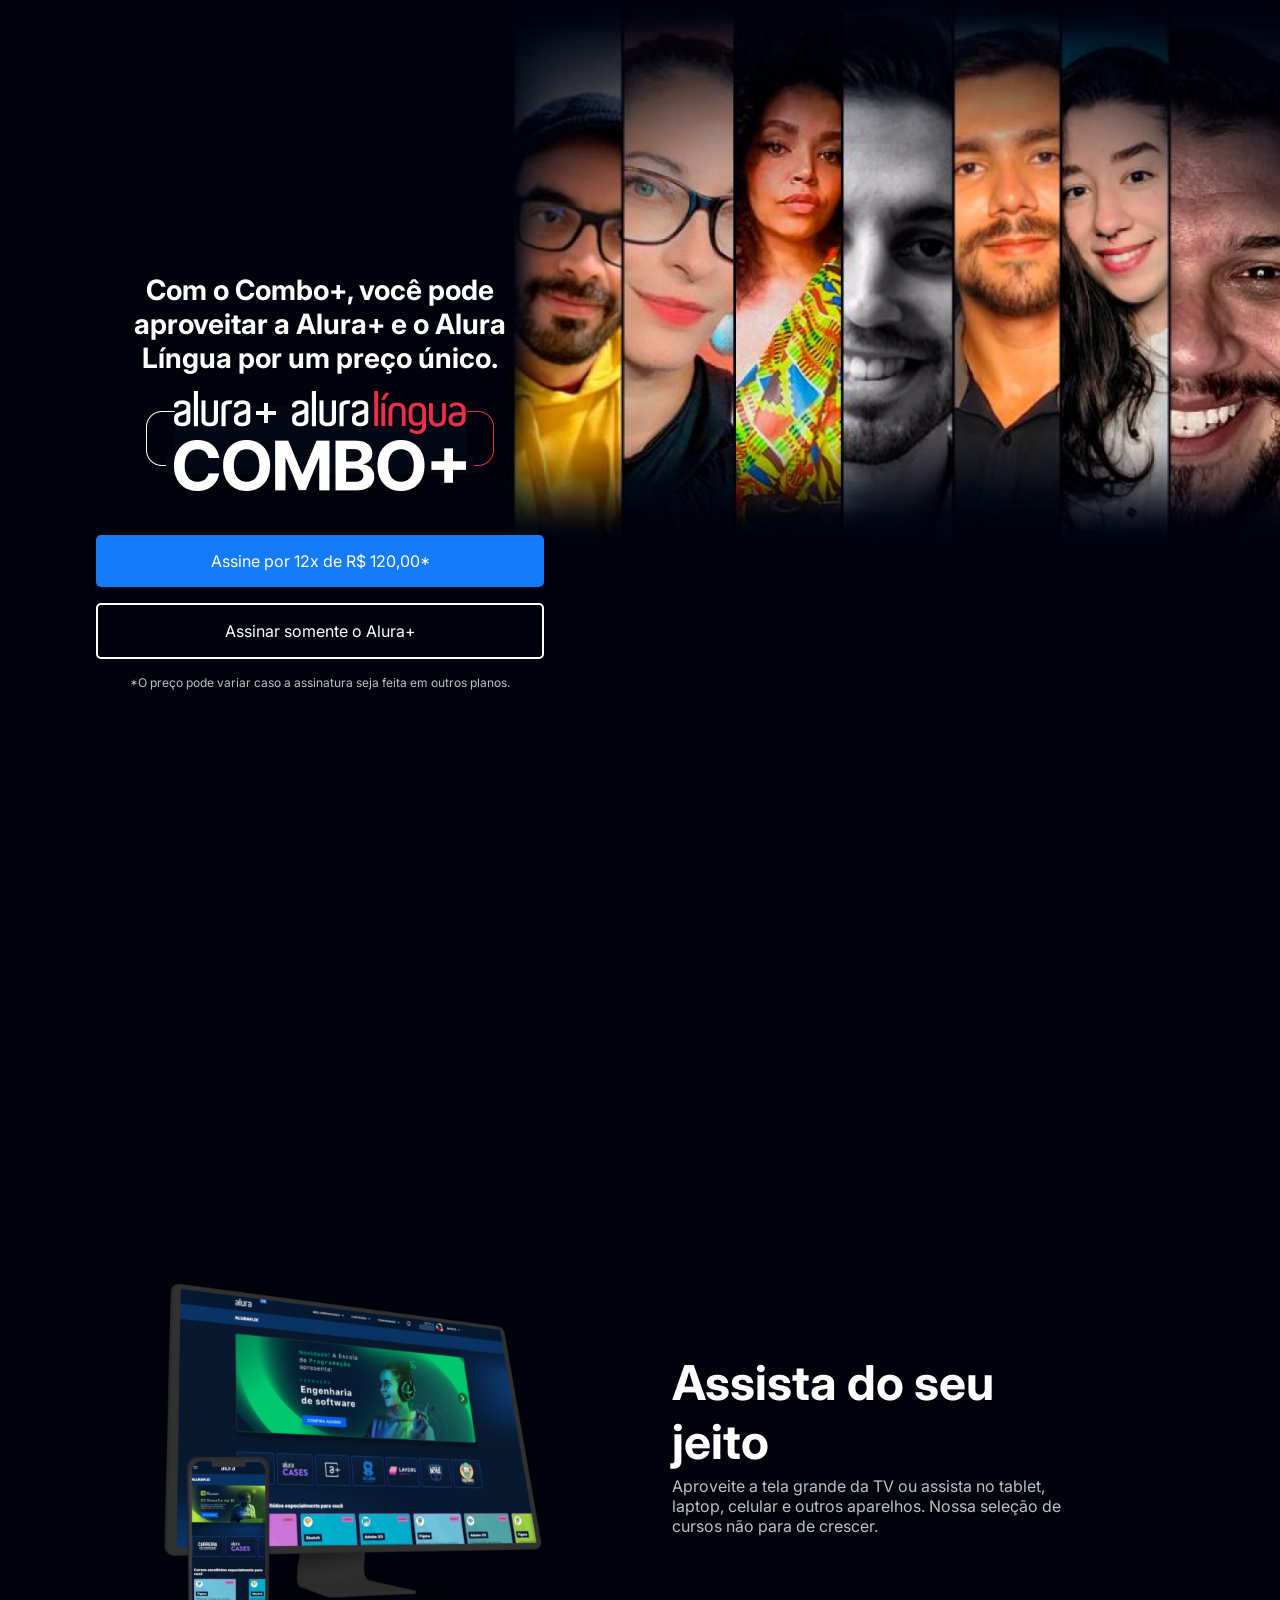
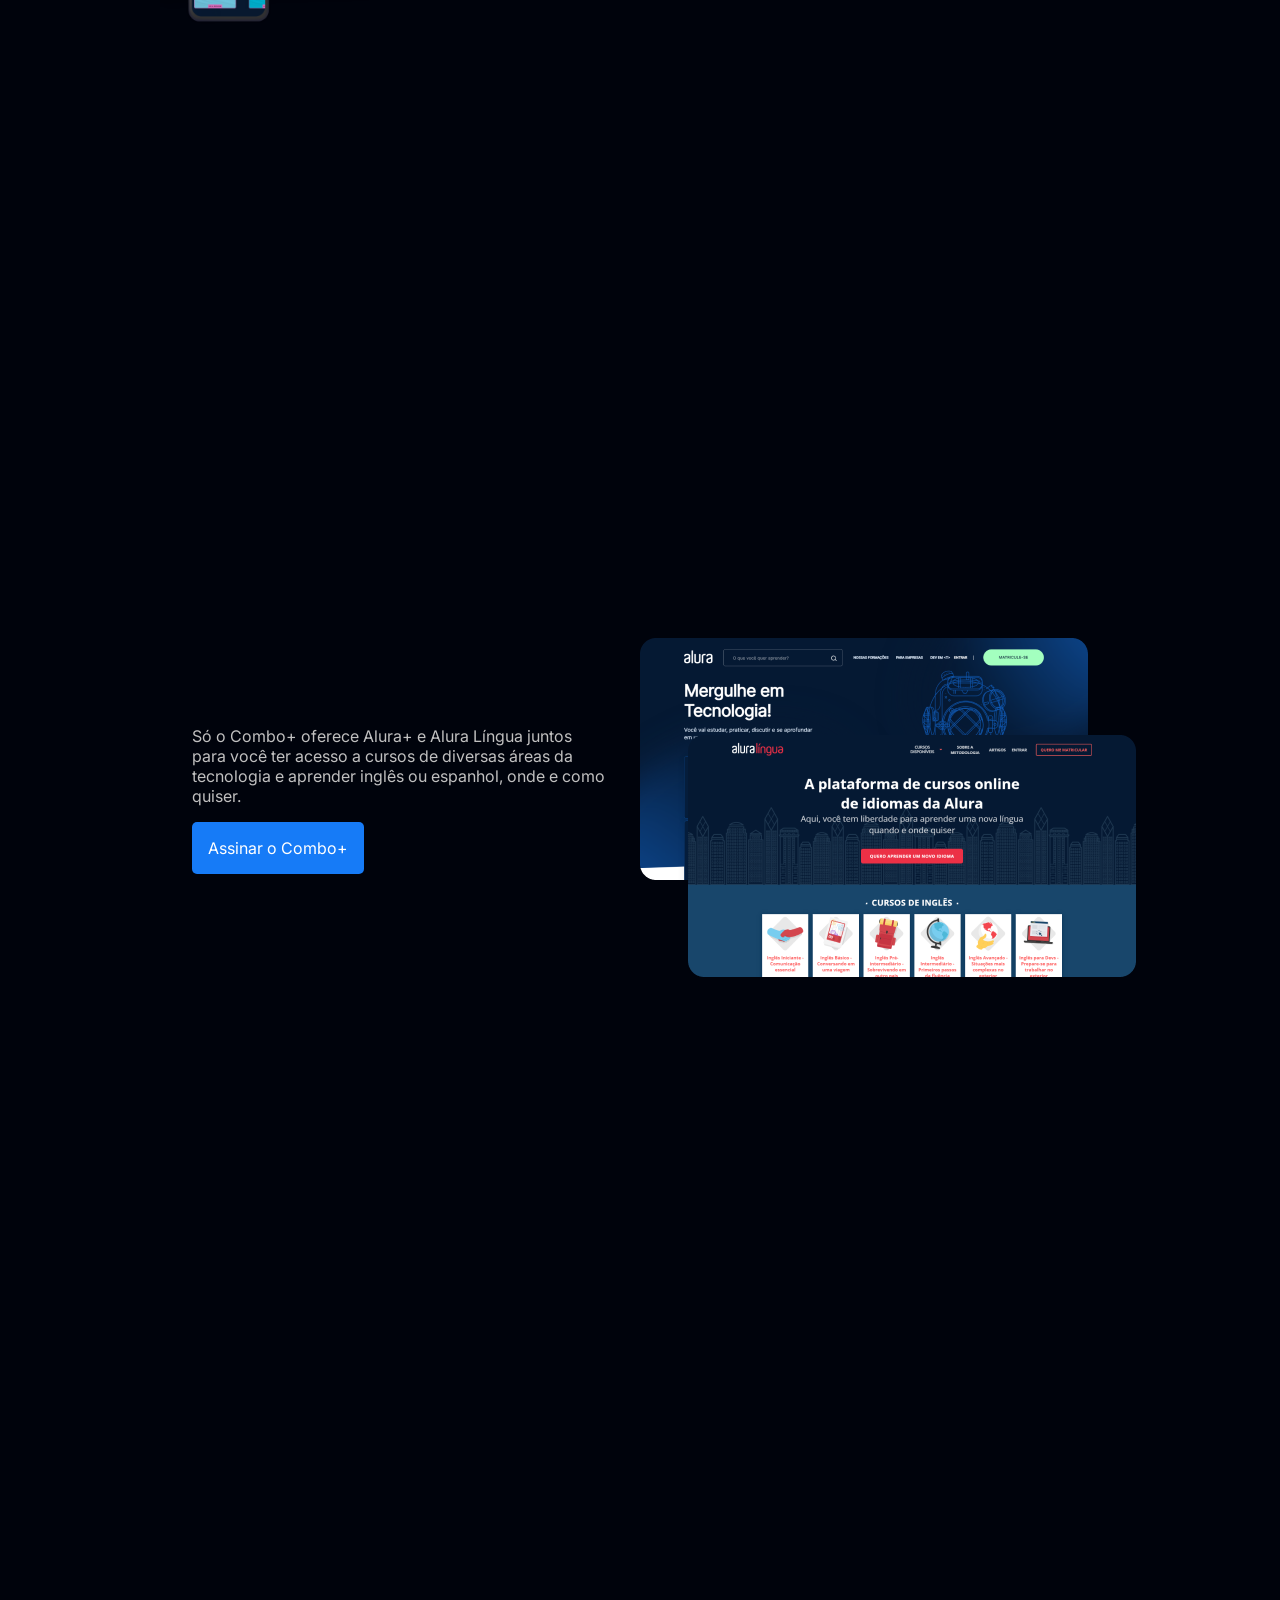
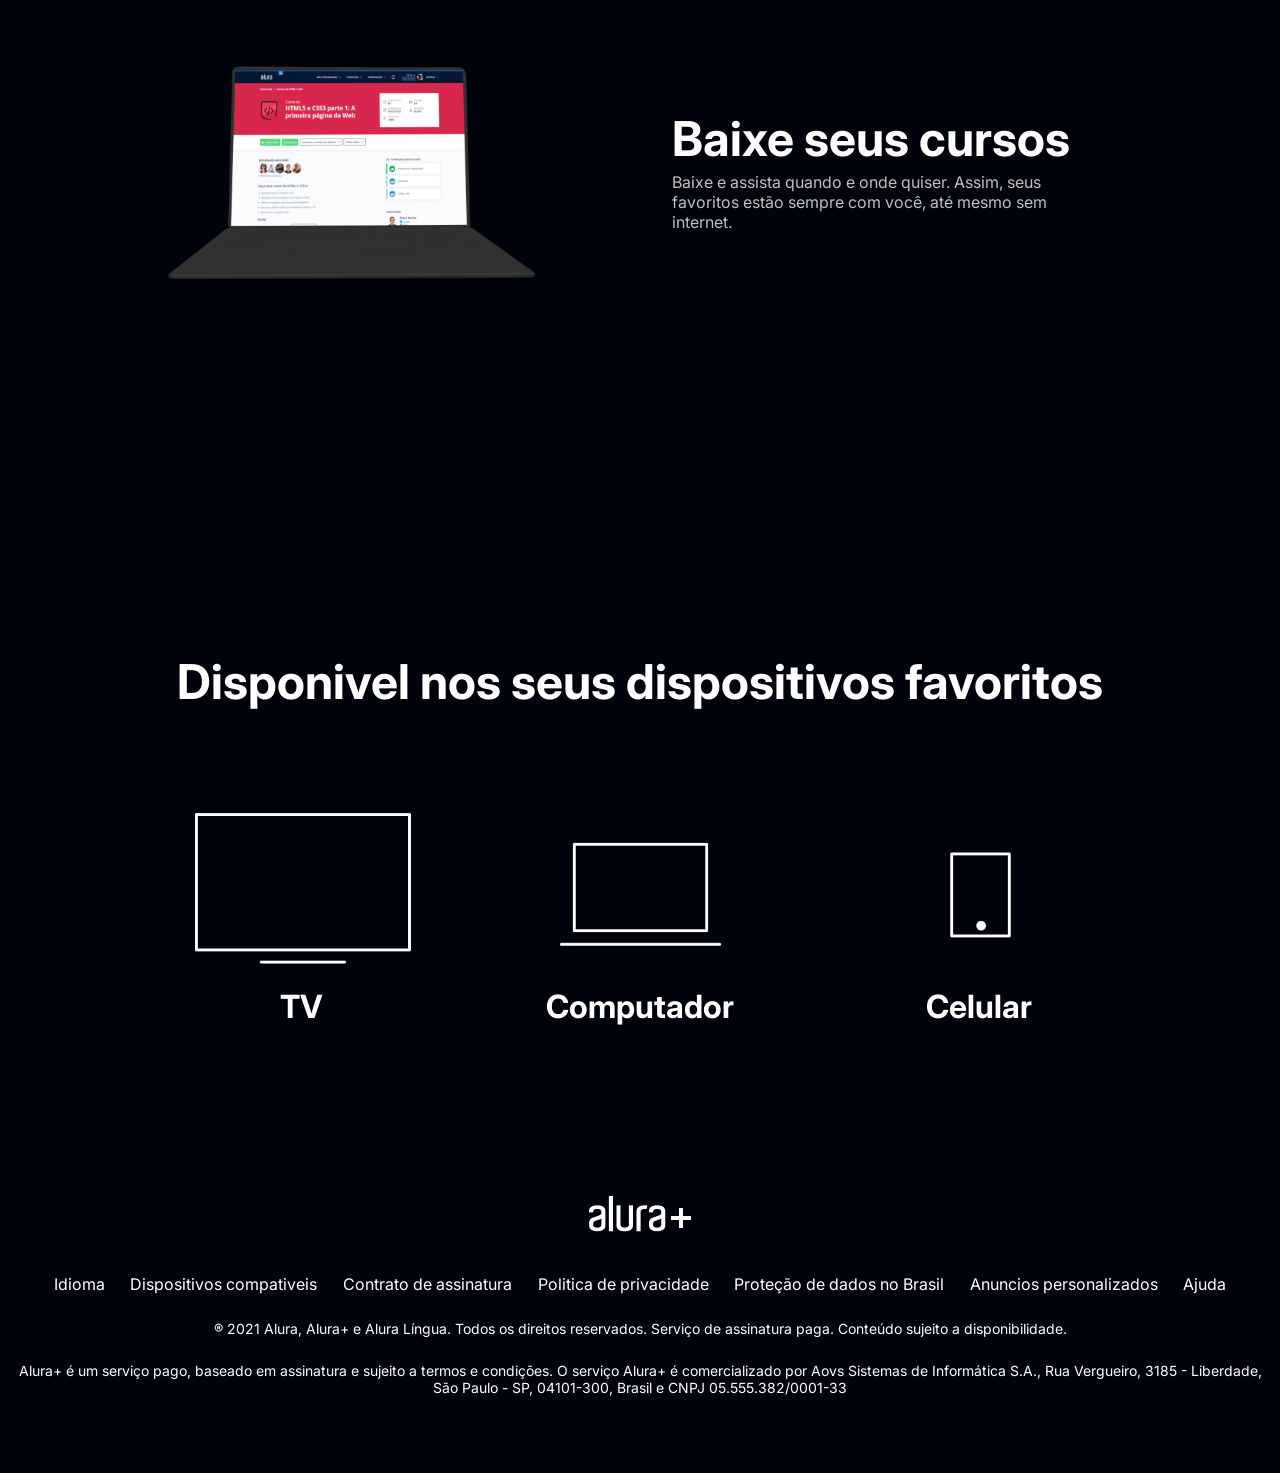
<file: Alura_Plus/Index.html>
<!DOCTYPE html>
<html lang="pt-br">
<head>
    <title>Alura Plus</title>
    <meta charset="UTF-8">
    <meta name="viewport" content="width=device-width, initial-scale=1.0">
    <link rel="stylesheet" href="Styles.css">
    <link rel="preconnect" href="https://fonts.googleapis.com">
    <link rel="preconnect" href="https://fonts.gstatic.com" crossorigin>
    <link href="https://fonts.googleapis.com/css2?family=Inter:ital,opsz,wght@0,14..32,100..900;1,14..32,100..900&display=swap" rel="stylesheet">
    
</head>
<body>
    <section class="container principal">
        <div class="container__caixa">
            <h1 class="container__titulo">Com o Combo+, você pode aproveitar a Alura+ e o Alura Língua por um preço único.</h1>
            <img src="img/Combo.png" alt="O combo mais e a junção do alura+ e o alura linga" class="container__imagem">
            <a href="www.alura.com.br" class="container__botao">Assine por 12x de R$ 120,00*</a>
            <a href="www.alura.com.br" class="container__botao botao_secundario">Assinar somente o Alura+</a>
            <p class="container__aviso">*O preço pode variar caso a assinatura seja feita em outros planos.</p>
        </div>
    </section>

    <section class="container secundario">
        <img src="img/plataformas.png" alt="Um celular com o alura plus aberto" class="secundario__imagem">
        <div class="container__descricao">
            <h2 class="descricao__titulo">Assista do seu jeito</h2>
            <p class="descricao__texto">Aproveite a tela grande da TV ou assista no tablet, laptop, celular e outros aparelhos. Nossa seleção de cursos não para de crescer.</p>
        </div>
    </section>

    <section class="container secundario">
        <div class="container__descricao">
            <p class="descricao__texto">Só o Combo+ oferece Alura+ e Alura Língua juntos para você ter acesso a cursos de diversas áreas da tecnologia e aprender inglês ou espanhol, onde e como quiser.</p>
            <a href="https://www.alura.com.br/" class="container__botao secundario__botao">Assinar o Combo+</a>
        </div>
        <img src="img/Telas.png" alt="Tela da alura plus e do alura linguas" class="secundario_imagem">
    </section>

    <section class="container secundario">
        <img src="img/Notebook.png" alt="Notebook com a pagina da alura aberta no curso HTML5 e CSS3 parte 1" class="secundario__imagem">
        <div class="container__descricao">
            <h2 class="descricao__titulo">Baixe seus cursos</h2>
            <p class="descricao__texto">Baixe e assista quando e onde quiser. Assim, seus favoritos estão sempre com você, até mesmo sem internet.</p>
        </div>
    </section>

    <section>
        <h2 class="dispositivos__titulo">Disponivel nos seus dispositivos favoritos</h2>
        <ul class="dispositivos__lista">
            <li>
                <img src="img/tv.png" alt="icone de televisao">
                <h4 class="lista__item">TV</h4>
            </li>
            <li>
                <img src="img/computador.png" alt="icone de computador">
                <h4 class="lista__item">Computador</h4>
            </li>
            <li>
                <img src="img/celular.png" alt="icone de celular">
                <h4 class="lista__item">Celular</h4>
            </li>
        </ul>
    </section>

    <footer class="rodape">
        <img src="img/Logoaluramais.png" alt="Alura+" class="rodape__logo">
        <ul class="rodape__lista">
            <li class="lista__link">
                <a href="#">Idioma</a>
            </li>
            <li class="lista__link">
                <a href="#">Dispositivos compativeis</a>
            </li>
            <li class="lista__link">
                <a href="#">Contrato de assinatura</a>
            </li>
            <li class="lista__link">
                <a href="#">Politica de privacidade</a>
            </li>
            <li class="lista__link">
                <a href="#">Proteção de dados no Brasil</a>
            </li>
            <li class="lista__link">
                <a href="#">Anuncios personalizados</a>
            </li>
            <li class="lista__link">
                <a href="#">Ajuda</a>
            </li>
        </ul>
        <p class="rodape__texto">® 2021 Alura, Alura+ e Alura Língua. Todos os direitos reservados. Serviço de assinatura paga. Conteúdo sujeito a disponibilidade.</p>
        <p class="rodape__texto">Alura+ é um serviço pago, baseado em assinatura e sujeito a termos e condições. O serviço Alura+ é comercializado por Aovs Sistemas de Informática S.A., Rua Vergueiro, 3185 - Liberdade, São Paulo - SP, 04101-300, Brasil e CNPJ 05.555.382/0001-33</p>
    </footer>

</body>

</html>
</file>
<file: Alura_Plus/Styles.css>
* {
    margin: 0;
    padding: 0;
}

:root {
    --branco-principal: #FFFFFF;
    --cinza-secundaria: #C0C0C0;
    --botao-azul: #167BF7;
    --cor-de-fundo: #00030C;
    --cor-de-botao-selecionado: #0459c1;
    --fonte-principal: 'inter';

}

body {
    background-color: var(--cor-de-fundo);
    color: var(--branco-principal);
    font-family: var(--fonte-principal);
    font-size: 16px;
    font-weight: 400;
}

.container {
    height: 107vh;
    display: grid;
    grid-template-columns: 50% 50%;
}

.principal {
    background-image: url(img/Background.png);
    background-repeat: no-repeat;
    background-size: contain;
    align-items: center;
    text-align: center;
}

.container__caixa {
    margin: 0 6em;
}

.container__titulo {
    font-size: 28px; /* Serve para mudar o tamanho da fonte */
    font-weight: 700; /* Serve para mudar o peso da fonte "a espessura" */
}

.container__imagem {
    margin: 1em 0 2em 0;
}

.container__botao {
    background-color: var(--botao-azul);
    border-radius: 5px;
    padding: 1em;
    color: var(--branco-principal);
    display: block;
    text-decoration: none; /* serve para tirar o sublinhado dos links */
    margin-bottom: 1em;
}

.container__botao:hover {
    background-color: var(--cor-de-botao-selecionado);
}

.botao_secundario {
    background-color: transparent;
    border: 2px solid var(--branco-principal);
    text-decoration: none; /* serve para tirar o sublinhado dos links */

}

.container__aviso {
    font-size: 12px;
    color: var(--cinza-secundaria);
}

.secundario__imagem {
    width: 80%;
}

.secundario {
    align-items: center;
    margin: 0 10em;
}

.descricao__titulo {
    font-weight: 700;
    font-size: 48px;
    color: var(--branco-principal);
    margin-bottom: 0.1em;
}

.descricao__texto {
    color: var(--cinza-secundaria);
}

.secundario__botao {
    display: inline-block;
    margin-top: 1em;
}

.secundario__botao:hover {
    background-color: var(--cor-de-botao-selecionado);
}

.container__descricao {
    padding: 2em;
}

.dispositivos__titulo {
    text-align: center;
    font-size: 48px;
    color: var(--branco-principal);
}

.dispositivos__lista {
    display: flex;
    justify-content: center;
    list-style-type: none; /*Serve para tirar os pontinhos dos icones da lista q aparecem na pagina web*/
    margin: 5em 0;
}

.lista__item {
    display: flex;
    align-items: center;
    justify-content: center;
    font-size: 32px;
    color: var(--branco-principal);
}

.rodape {
    text-align: center;
    padding: 5% 0%;
}

.rodape__logo {
    align-items: center;
    padding: 2%;
}

.rodape__lista {
    list-style-type: none;
    display: flex;
    color: var(--branco-principal);
    font-family: var(--fonte-principal);
    font-size: 16px;
    font-weight: 400;
    align-items: center;
    justify-content: center;
   
}

a {
    text-decoration: none;/* Para tirar o sublinhado de uma ancora ou link e preciso utilizar o seletor do html no caso a sigla da 'a' e depois abrir as chavez e digitar o comando 'text-decoration: none' */
    color: var(--branco-principal);
}

.lista__link {
    font-family: var(--fonte-principal);
    margin: 1%;
    font-size: 16px;   
}

.lista__link a:hover { /* Dessa forma selecionamos a ancora"a" e atribuimos a ela com o "hover" para q ao passar o mause em cima dos links ele mude cor */ 
    color: var(--botao-azul);
}

.lista__link a:active { /* Desta forma ao precionar as ancorar no caso os links e nao soltar o botao do mouse a cor de azul por selecionar mudara para o purple */ 
    color: purple;
}

.rodape__texto {
    font-size: 14px;
    padding: 1%;
    
}
</file>
